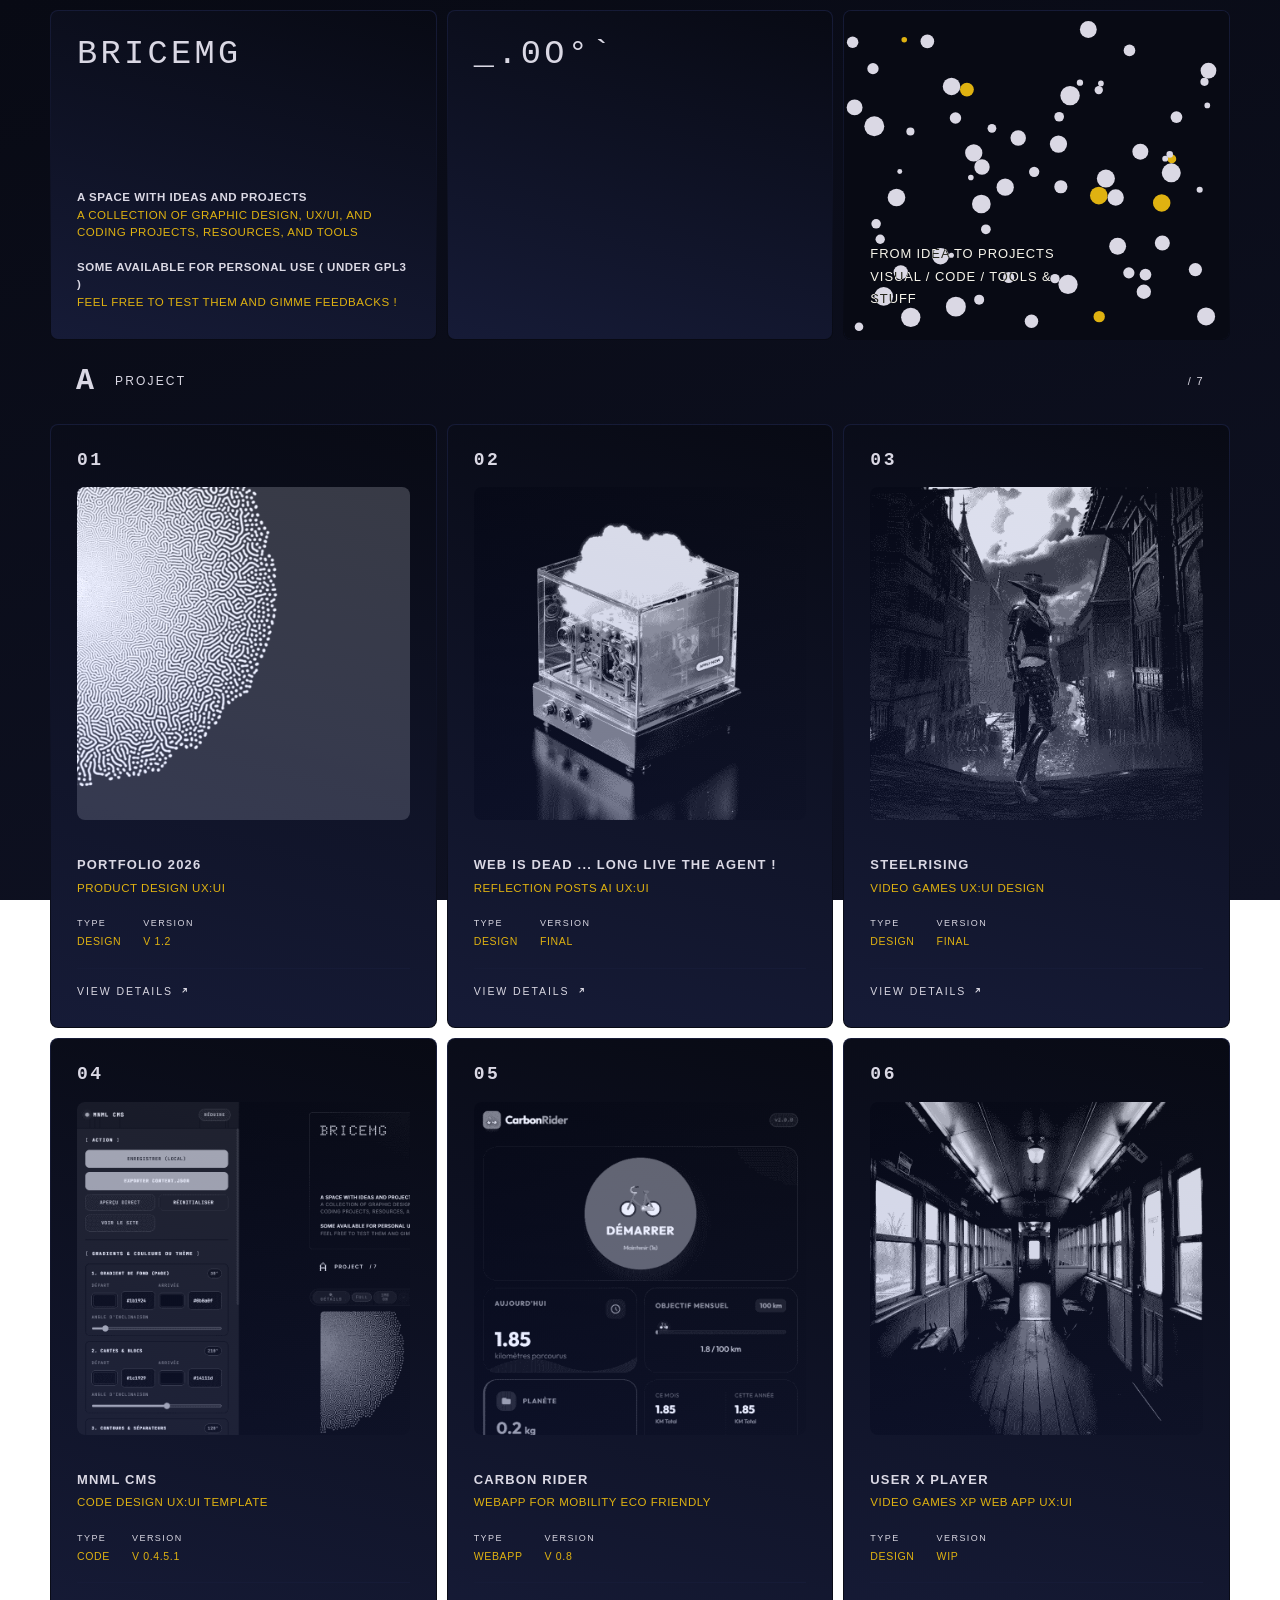
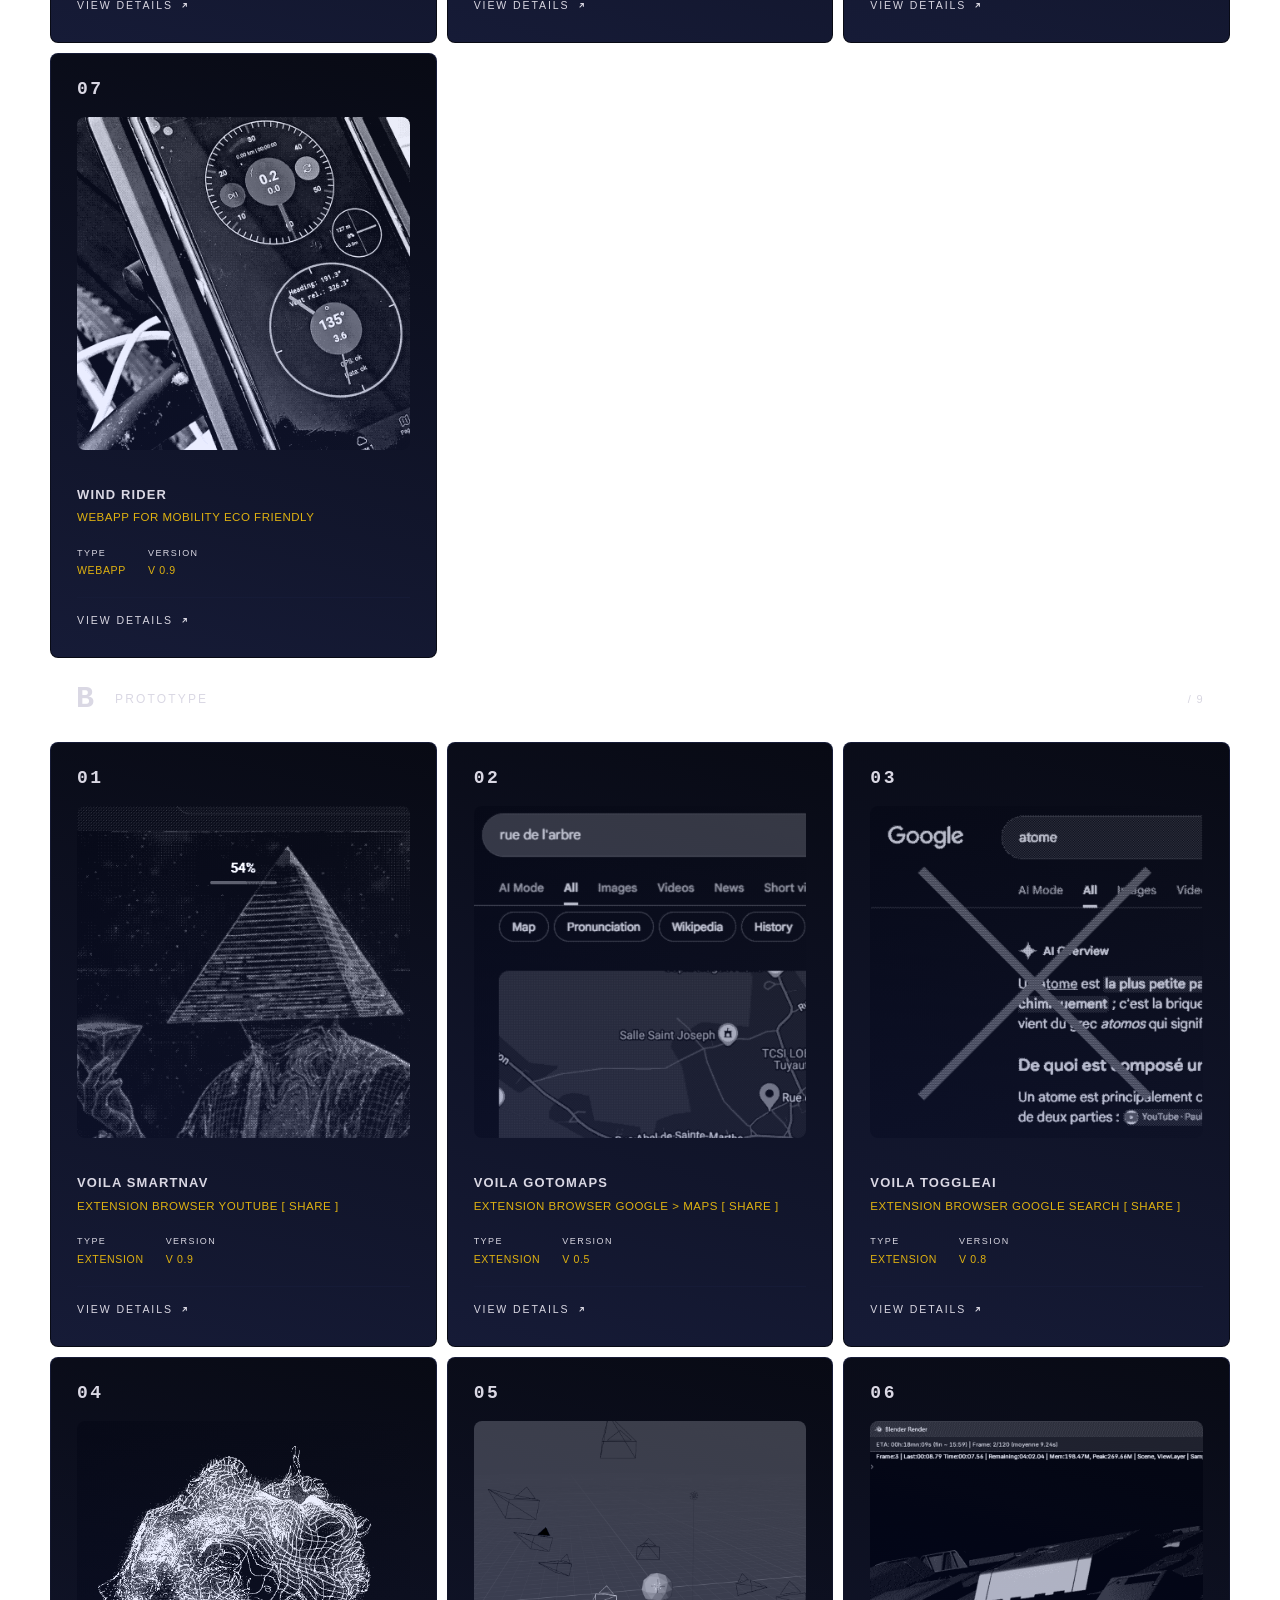
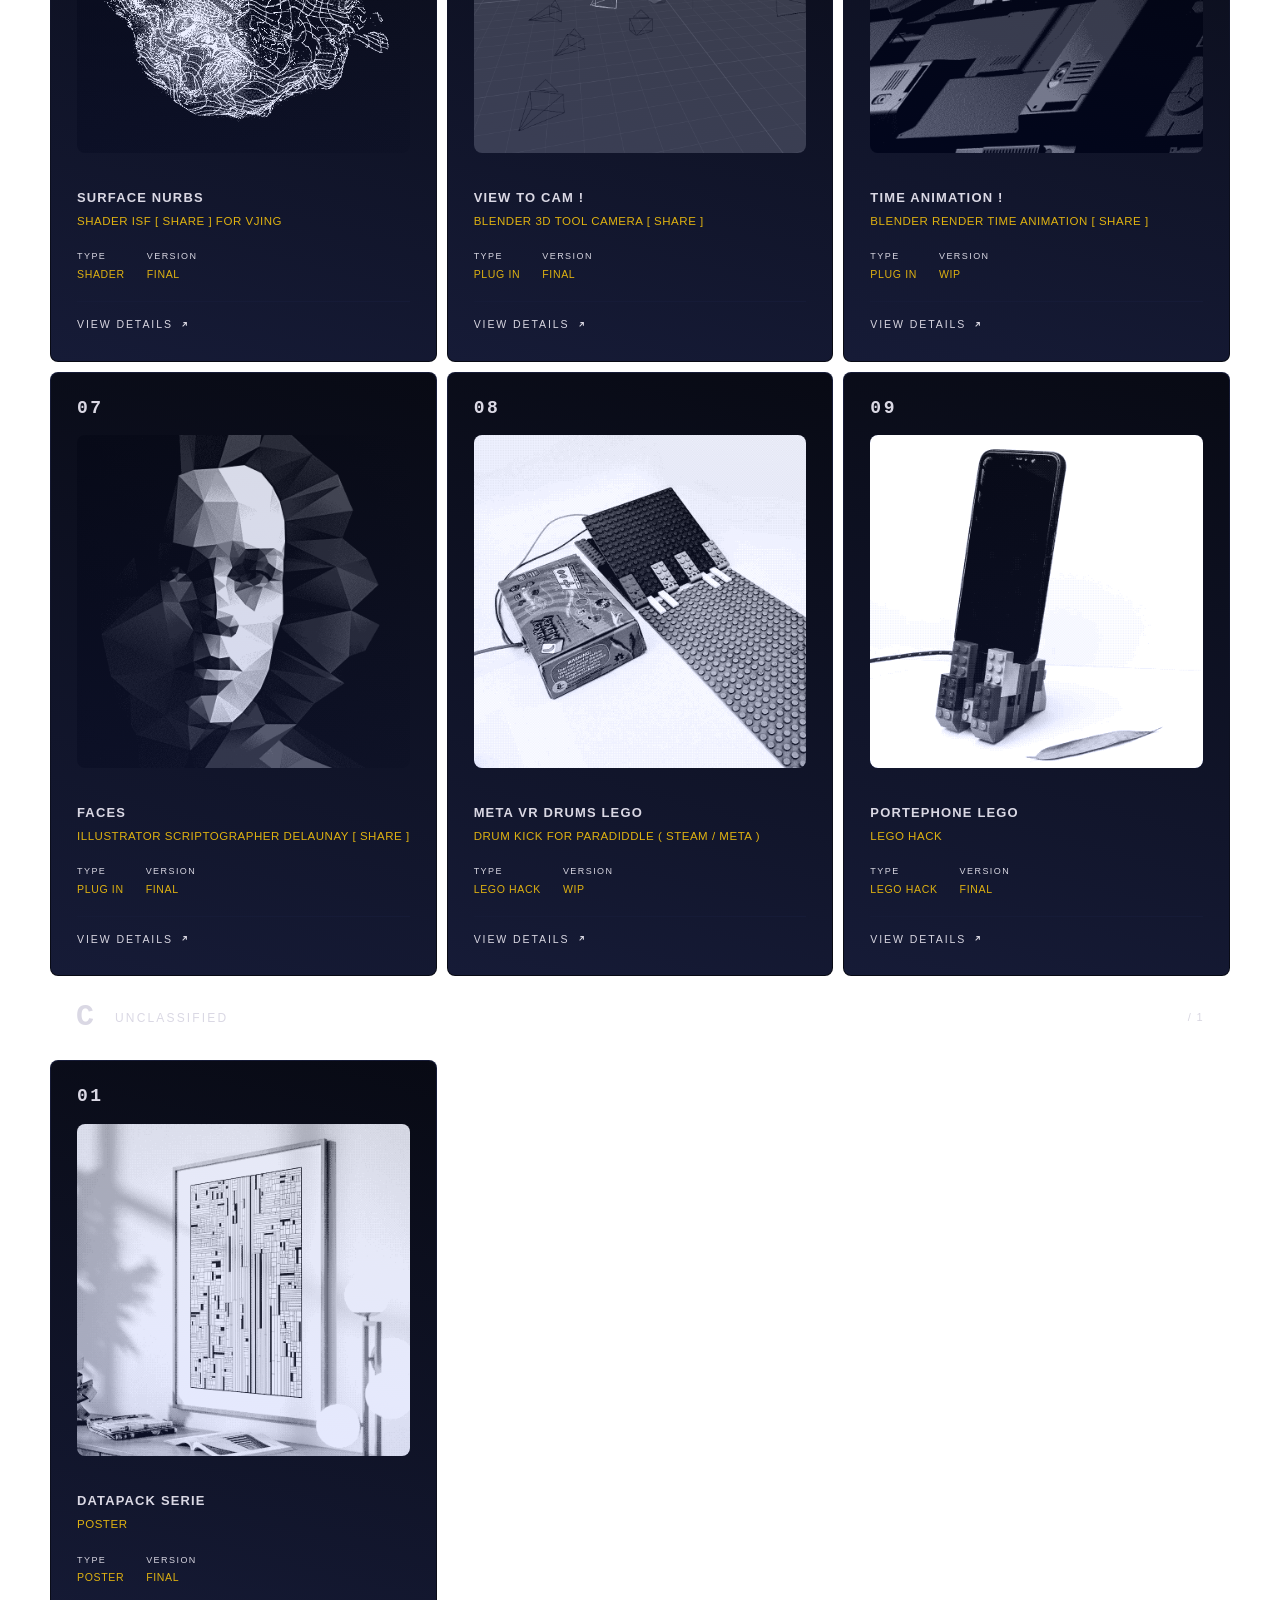
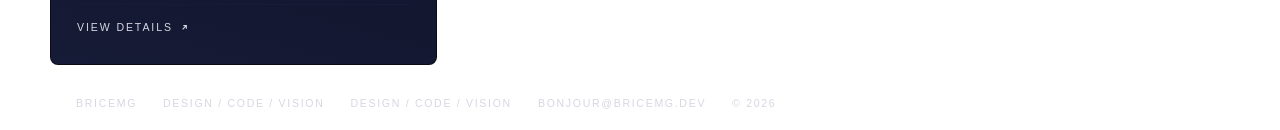
<file: index.html>
<!doctype html>
<html lang="fr">

<head>
  <meta charset="UTF-8" />
  <meta name="viewport" content="width=device-width, initial-scale=1.0" />
  <title>BRICEMG / STUDIO</title>
  <meta name="description" content="Personal portfolio, creative experiments, design systems and web projects." />
  <meta name="theme-color" content="#1c143d" />
  <meta http-equiv="Content-Security-Policy"
    content="default-src 'self'; script-src 'self' https://gc.zgo.at 'unsafe-inline'; style-src 'self' 'unsafe-inline' https://fonts.googleapis.com; font-src 'self' https://fonts.gstatic.com; img-src 'self' data: https: blob:; connect-src 'self' https://bricemg.goatcounter.com; object-src 'none'; base-uri 'self';" />

  <!-- Favicon SVG -->
  <link rel="icon" type="image/svg+xml"
    href="data:image/svg+xml,%3Csvg xmlns='http://www.w3.org/2000/svg' viewBox='0 0 32 32'%3E%3Ccircle cx='16' cy='16' r='12' fill='%23ffffff'/%3E%3C/svg%3E" />

  <!-- Open Graph & Social Cards -->
  <meta property="og:type" content="website" />
  <meta property="og:title" content="BRICEMG / STUDIO" />
  <meta property="og:description"
    content="Personal portfolio, creative experiments, design systems and web projects." />
  <meta property="og:image" content="media/cover_portflolio.png" />
  <meta name="twitter:card" content="summary_large_image" />
  <meta name="twitter:title" content="BRICEMG / STUDIO" />
  <meta name="twitter:description"
    content="Personal portfolio, creative experiments, design systems and web projects." />
  <meta name="twitter:image" content="media/cover_portflolio.png" />

  <!-- Fonts & Styles -->
  <link rel="preconnect" href="https://fonts.googleapis.com" />
  <link rel="preconnect" href="https://fonts.gstatic.com" crossorigin />
  <link
    href="https://fonts.googleapis.com/css2?family=Doto:ROND,wght@0..100,300..900&family=IBM+Plex+Mono:wght@400;500;600&family=Inter:wght@400;500;600;700&family=JetBrains+Mono:wght@400;500;700&family=Space+Mono:wght@400;700&family=Syne:wght@500;700;800&display=swap"
    rel="stylesheet" />
  <link rel="stylesheet" href="styles.css" />

  <script data-goatcounter="https://bricemg.goatcounter.com/count" async src="//gc.zgo.at/count.js"></script>
</head>

<body>
  <div id="app"></div>
  <script src="js/utils/storage.js"></script>
  <script src="js/templates/page.js"></script>
  <script src="js/animation/canvas.js"></script>
  <script src="js/index/main.js"></script>
</body>

</html>
</file>
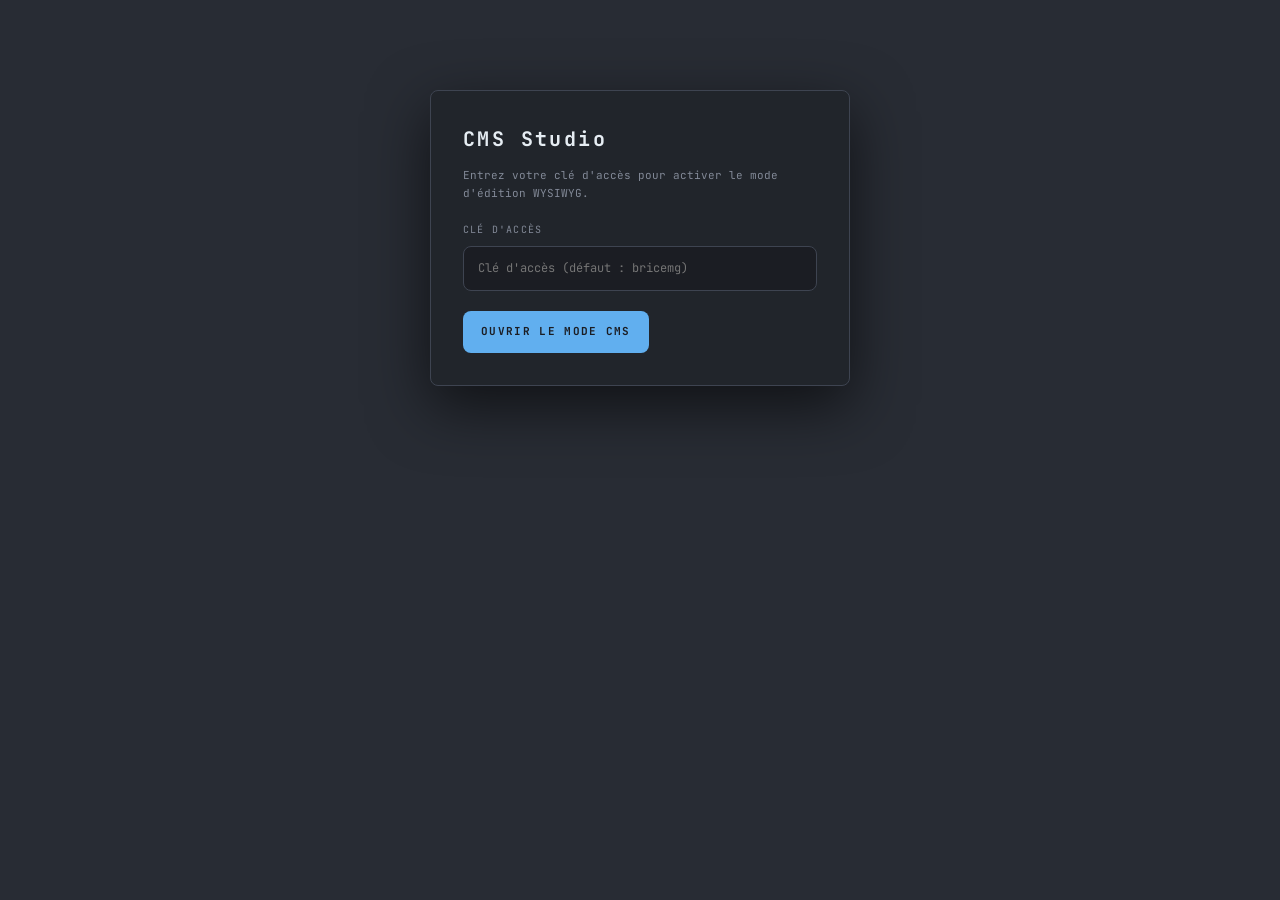
<file: admin.html>
<!doctype html>
<html lang="fr">

<head>
  <meta charset="UTF-8" />
  <meta name="viewport" content="width=device-width, initial-scale=1.0" />
  <title>BRICEMG / CMS WYSIWYG</title>
  <link rel="preconnect" href="https://fonts.googleapis.com" />
  <link rel="preconnect" href="https://fonts.gstatic.com" crossorigin />
  <link
    href="https://fonts.googleapis.com/css2?family=Doto:ROND,wght@0..100,300..900&family=IBM+Plex+Mono:wght@400;500;600&family=Inter:wght@400;500;600;700&family=JetBrains+Mono:wght@400;500;700&family=Space+Mono:wght@400;700&family=Syne:wght@500;700;800&display=swap"
    rel="stylesheet" />
  <link rel="stylesheet" href="styles.css" />
  <link rel="stylesheet" href="css/admin-sections.css" />
</head>

<body>
  <!-- Auth screen if not logged in -->
  <div id="authPanel" class="auth-panel">
    <h2>CMS Studio</h2>
    <p style="font-size: 11px; color: var(--ink-soft); margin-bottom: 20px;">
      Entrez votre clé d'accès pour activer le mode d'édition WYSIWYG.
    </p>
    <div class="field">
      <label for="secret">Clé d'accès</label>
      <input id="secret" type="password" placeholder="Clé d'accès (défaut : bricemg)" />
    </div>
    <div class="actions">
      <button id="loginBtn">Ouvrir le Mode CMS</button>
    </div>
  </div>
  <!-- Live WYSIWYG Studio -->
  <div id="cmsContainer" class="hidden">
    <!-- Left Side CMS Sidebar -->
    <aside id="cmsSidebar" class="cms-sidebar" aria-label="CMS Navigation et Réglages">
      <div class="cms-sidebar-header">
        <div class="cms-sidebar-brand">
          <span class="cms-dot-pulse"></span>
          <span>CMS WYSIWYG</span>
        </div>
        <button id="collapseSidebarBtn" class="cms-sidebar-toggle-btn" type="button"
          title="Réduire le panneau (Masquer)">
          Réduire
        </button>
      </div>
      <div class="cms-sidebar-body">
        <!-- 1. ACTION -->
        <div class="cms-sidebar-section">
          <div class="cms-sidebar-section-title">Action</div>
          <div class="cms-action-buttons">
            <button id="saveBtn" class="cms-sidebar-btn primary" type="button"
              title="Enregistrer localement (localStorage)">
              Enregistrer (Local)
            </button>
            <button id="exportBtn" class="cms-sidebar-btn primary" type="button"
              title="Télécharger le fichier content.json pour Git"
              style="background: var(--red); border-color: var(--red); color: #fff;">
              Exporter content.json
            </button>
            <button id="togglePreviewBtn" class="cms-sidebar-btn" type="button"
              title="Masquer les outils pour voir le rendu visiteur exact">
              Aperçu Direct
            </button>
            <button id="resetBtn" class="cms-sidebar-btn secondary" type="button"
              title="Réinitialiser tout le site par défaut">
              Réinitialiser
            </button>
            <a href="index.html" class="cms-sidebar-btn link-btn" target="_blank" title="Ouvrir le site visiteur">
              Voir le site
            </a>
          </div>
        </div>
        <!-- 2. COULEURS & GRADIENTS DU THÈME -->
        <div class="cms-sidebar-section">
          <div class="cms-sidebar-section-title">Gradients & Couleurs du thème</div>

          <!-- 1. Gradient Fond -->
          <div class="cms-gradient-group">
            <div class="cms-gradient-title">
              <span>1. Gradient de fond (Page)</span>
              <span id="themeBgAngleVal" class="radius-badge">135°</span>
            </div>
            <div class="cms-gradient-row">
              <div class="field" style="margin-bottom: 0;">
                <label>Départ</label>
                <div class="color-picker-row">
                  <input id="themeBgStartPicker" class="color-swatch" type="color" value="#e3e3e3" />
                  <input id="themeBgStart" type="text" value="#e3e3e3" placeholder="#e3e3e3" />
                </div>
              </div>
              <div class="field" style="margin-bottom: 0;">
                <label>Arrivée</label>
                <div class="color-picker-row">
                  <input id="themeBgEndPicker" class="color-swatch" type="color" value="#d6d6d6" />
                  <input id="themeBgEnd" type="text" value="#d6d6d6" placeholder="#d6d6d6" />
                </div>
              </div>
            </div>
            <div class="field" style="margin-top: 10px; margin-bottom: 0;">
              <label for="themeBgAngleRange" style="margin-bottom: 4px;">Angle d'inclinaison</label>
              <input type="range" id="themeBgAngleRange" min="0" max="360" step="5" value="135" />
            </div>
          </div>

          <!-- 2. Gradient Cartes / Blocs -->
          <div class="cms-gradient-group">
            <div class="cms-gradient-title">
              <span>2. Cartes & Blocs</span>
              <span id="themeCellAngleVal" class="radius-badge">145°</span>
            </div>
            <div class="cms-gradient-row">
              <div class="field" style="margin-bottom: 0;">
                <label>Départ</label>
                <div class="color-picker-row">
                  <input id="themeCellStartPicker" class="color-swatch" type="color" value="#f0f0f0" />
                  <input id="themeCellStart" type="text" value="#f0f0f0" placeholder="#f0f0f0" />
                </div>
              </div>
              <div class="field" style="margin-bottom: 0;">
                <label>Arrivée</label>
                <div class="color-picker-row">
                  <input id="themeCellEndPicker" class="color-swatch" type="color" value="#e6e6e6" />
                  <input id="themeCellEnd" type="text" value="#e6e6e6" placeholder="#e6e6e6" />
                </div>
              </div>
            </div>
            <div class="field" style="margin-top: 10px; margin-bottom: 0;">
              <label for="themeCellAngleRange" style="margin-bottom: 4px;">Angle d'inclinaison</label>
              <input type="range" id="themeCellAngleRange" min="0" max="360" step="5" value="145" />
            </div>
          </div>

          <!-- 3. Gradient Contours & Séparateurs -->
          <div class="cms-gradient-group">
            <div class="cms-gradient-title">
              <span>3. Contours & Séparateurs</span>
              <span id="themeBorderAngleVal" class="radius-badge">135°</span>
            </div>
            <div class="cms-gradient-row">
              <div class="field" style="margin-bottom: 0;">
                <label>Départ</label>
                <div class="color-picker-row">
                  <input id="themeBorderStartPicker" class="color-swatch" type="color" value="#d8d8d8" />
                  <input id="themeBorderStart" type="text" value="#d8d8d8" placeholder="#d8d8d8" />
                </div>
              </div>
              <div class="field" style="margin-bottom: 0;">
                <label>Arrivée</label>
                <div class="color-picker-row">
                  <input id="themeBorderEndPicker" class="color-swatch" type="color" value="#c4c4c4" />
                  <input id="themeBorderEnd" type="text" value="#c4c4c4" placeholder="#c4c4c4" />
                </div>
              </div>
            </div>
            <div class="field" style="margin-top: 10px; margin-bottom: 0;">
              <label for="themeBorderAngleRange" style="margin-bottom: 4px;">Angle d'inclinaison</label>
              <input type="range" id="themeBorderAngleRange" min="0" max="360" step="5" value="135" />
            </div>
          </div>
          <div class="field">
            <label>Couleur du texte principal</label>
            <div class="color-picker-row">
              <input id="themeTextPicker" class="color-swatch" type="color" value="#2e2e2e" />
              <input id="themeText" type="text" value="#2e2e2e" placeholder="#2e2e2e" />
            </div>
          </div>
          <div class="field">
            <label>Couleur du texte secondaire</label>
            <div class="color-picker-row">
              <input id="themeTextSoftPicker" class="color-swatch" type="color" value="#585858" />
              <input id="themeTextSoft" type="text" value="#585858" placeholder="#585858" />
            </div>
          </div>
          <div class="field">
            <label>Couleur du texte discret</label>
            <div class="color-picker-row">
              <input id="themeTextFaintPicker" class="color-swatch" type="color" value="#9b9b9b" />
              <input id="themeTextFaint" type="text" value="#9b9b9b" placeholder="#9b9b9b" />
            </div>
          </div>
          <div class="field">
            <label>Couleur d'accent (Pastilles & détails)</label>
            <div class="color-picker-row">
              <input id="themeAccentPicker" class="color-swatch" type="color" value="#d71921" />
              <input id="themeAccent" type="text" value="#d71921" placeholder="#d71921" />
            </div>
          </div>
          <label class="cms-field-sub">Palettes rapides</label>
          <div class="preset-buttons">
            <button type="button" class="preset-btn" data-preset="default">Studio Gris</button>
            <button type="button" class="preset-btn" data-preset="dark">Dark Minimal</button>
            <button type="button" class="preset-btn" data-preset="white">Pur Blanc</button>
            <button type="button" class="preset-btn" data-preset="warm">Sépia Papier</button>
            <button type="button" class="preset-btn" data-preset="cyber">Matrix / Vert</button>
          </div>
        </div>
        <!-- 3. TYPOGRAPHIE DU SITE -->
        <div class="cms-sidebar-section">
          <div class="cms-sidebar-section-title">Typographie du site</div>
          <div class="field">
            <label for="themeFontDot">Police des titres & chiffres (Dot)</label>
            <select id="themeFontDot" class="cms-select">
              <option value="'Doto', ui-monospace, monospace">Doto (Matrice de points)</option>
              <option value="'IBM Plex Mono', monospace">IBM Plex Mono (Technique)</option>
              <option value="'Space Mono', monospace">Space Mono (Rétro-futuriste)</option>
              <option value="'Syne', sans-serif">Syne (Design audacieux)</option>
              <option value="'Inter', sans-serif">Inter (Moderne sans-serif)</option>
            </select>
          </div>
          <div class="field">
            <label for="themeFontMono">Police du texte & corps</label>
            <select id="themeFontMono" class="cms-select">
              <option value="'IBM Plex Mono', ui-monospace, monospace">IBM Plex Mono (Défaut)</option>
              <option value="'JetBrains Mono', monospace">JetBrains Mono (Précision)</option>
              <option value="'Space Mono', monospace">Space Mono (Caractère)</option>
              <option value="'Inter', sans-serif">Inter (Sans-serif fluide)</option>
              <option value="ui-monospace, SFMono-Regular, monospace">Monospace Système</option>
            </select>
          </div>
          <div class="field">
            <label for="themeFontSize">Taille de base du texte</label>
            <select id="themeFontSize" class="cms-select">
              <option value="10px">10px — Très compact</option>
              <option value="11px">11px — Compact</option>
              <option value="12px" selected>12px — Standard (Défaut)</option>
              <option value="13px">13px — Confort</option>
              <option value="14px">14px — Grand</option>
              <option value="15px">15px — Très grand</option>
            </select>
          </div>
          <div class="field">
            <label for="themeTextTransform">Casse du texte</label>
            <select id="themeTextTransform" class="cms-select">
              <option value="uppercase" selected>TOUT EN MAJUSCULES (Studio)</option>
              <option value="none">Casse normale (Minuscules/Majuscules)</option>
            </select>
          </div>
          <div class="field">
            <label for="themeLetterSpacing">Espacement des lettres</label>
            <select id="themeLetterSpacing" class="cms-select">
              <option value="0.005em">0.005em — Très serré</option>
              <option value="0.01em">0.01em — Serré</option>
              <option value="0.02em" selected>0.02em — Standard (Défaut)</option>
              <option value="0.035em">0.035em — Aéré</option>
              <option value="0.05em">0.05em — Très aéré</option>
            </select>
          </div>
        </div>
        <!-- 4. ARRONDI DES CARTES & SECTIONS -->
        <div class="cms-sidebar-section">
          <div class="cms-sidebar-section-title">Arrondi des cartes & sections</div>
          <div class="field">
            <div style="display: flex; justify-content: space-between; align-items: center; margin-bottom: 6px;">
              <label for="themeBorderRadiusRange" style="margin: 0;">Ajustement au pixel près</label>
              <span id="themeBorderRadiusVal" class="radius-badge">22px</span>
            </div>
            <input type="range" id="themeBorderRadiusRange" min="0" max="48" step="1" value="22" />
          </div>
        </div>
        <!-- 5. INFORMATION DU SITE & HEADER -->
        <div class="cms-sidebar-section">
          <div class="cms-sidebar-section-title">En-tête</div>
          <div class="field">
            <label>Cellule 1 — Titre</label>
            <input id="cell1Title" type="text" value="BRICEMG" />
          </div>
          <div class="field">
            <label>Cellule 1 — Contenu (Saut de ligne = nouveau groupe ; 1ère ligne du groupe = Ink, suivantes = Ink
              Soft)</label>
            <textarea id="cell1Body" rows="6">STUDIO
DESIGN / CODE / VISION

INDEX V0.1
LANGUAGE : EN</textarea>
          </div>
          <div class="field">
            <label>Cellule 2 — Titre</label>
            <input id="cell2Title" type="text" value="ABOUT" />
          </div>
          <div class="field">
            <label>Cellule 2 — Contenu (Saut de ligne = nouveau groupe ; 1ère ligne du groupe = Ink, suivantes = Ink
              Soft)</label>
            <textarea id="cell2Body" rows="8">CREATE
I create interfaces, visual identities, and web experiences that bring meaning to an idea.

THINKING
DESIGN, CRAFT AND DEVELOP FROM END TO END

OBJECTIVE
I craft and build projects at the crossroads of design, product, and code.</textarea>
          </div>
          <div class="field">
            <label>Cellule 3 — Phrase d'accueil (Hero Claim)</label>
            <textarea id="heroClaim">From Idea to projects !
visual / code / tools & stuff</textarea>
          </div>
          <label class="cms-sidebar-section-title">Pied de page (Footer)</label>
          <div class="field">
            <label>Footer - Colonne 1</label>
            <input id="footerCol1" type="text" value="BRICEMG" />
          </div>
          <div class="field">
            <label>Footer - Colonne 2</label>
            <input id="footerCol2" type="text" value="DESIGN / CODE / VISION" />
          </div>
          <div class="field">
            <label>Footer - Colonne 3</label>
            <input id="footerCol3" type="text" value="DESIGN / CODE / VISION" />
          </div>
          <div class="field">
            <label>Footer - Colonne 4 (Email)</label>
            <input id="footerCol4" type="text" value="bonjour@bricemg.dev" />
          </div>
          <div class="field">
            <label>Footer - Colonne 5 (Copyright)</label>
            <input id="footerCol5" type="text" value="© 2026" />
          </div>
        </div>
      </div>
    </aside>
    <!-- Expand Trigger Button -->
    <button id="expandSidebarBtn" class="cms-expand-trigger hidden" type="button" title="Déplier le panneau CMS">
      <span>►</span>
      <span>MENU CMS</span>
    </button>
    <!-- Confirmation Modal -->
    <div id="confirmModal" class="cms-modal-backdrop" role="dialog" aria-modal="true">
      <div class="cms-modal-box">
        <div class="cms-modal-tag">VALIDATION REQUISE</div>
        <h4 id="confirmTitle" class="cms-modal-title">SUPPRIMER CET ÉLÉMENT ?</h4>
        <p id="confirmText" class="cms-modal-text">Cette action est irréversible.</p>
        <div class="cms-modal-actions">
          <button id="confirmCancelBtn" type="button" class="secondary">Annuler</button>
          <button id="confirmActionBtn" type="button" class="cms-modal-confirm-btn">Supprimer</button>
        </div>
      </div>
    </div>
    <!-- Media Selection Modal (Solution 2 - Dossier media/) -->
    <div id="mediaModal" class="cms-modal-backdrop" role="dialog" aria-modal="true">
      <div class="cms-modal-box" style="max-width: 480px;">
        <div class="cms-modal-tag">DOSSIER MEDIA / WORKFLOW</div>
        <h4 id="mediaModalTitle" class="cms-modal-title">IMAGE DE LA CARTE</h4>

        <div class="cms-media-info-box">
          <div class="cms-media-info-preview">
            <img id="mediaModalPreview" src="media/_placeholder.png" alt="Aperçu"
              style="width: 100%; height: 100%; object-fit: cover;"
              onerror="this.onerror=null; this.src='data:image/svg+xml,%3Csvg xmlns=\'http://www.w3.org/2000/svg\' viewBox=\'0 0 80 50\'%3E%3Crect width=\'100%25\' height=\'100%25\' fill=\'%23120f24\'/%3E%3Ctext x=\'50%25\' y=\'52%25\' dominant-baseline=\'middle\' text-anchor=\'middle\' fill=\'%23afa6e3\' font-family=\'monospace\' font-size=\'8\'%3EMEDIA%3C/text%3E%3C/svg%3E';" />
          </div>
          <div style="min-width: 0; flex: 1;">
            <div class="cms-media-info-label">Emplacement dans media/</div>
            <div id="mediaModalCurrentPath" class="cms-media-info-path">media/_placeholder.png</div>
          </div>
        </div>

        <div class="field" style="margin-bottom: 14px;">
          <label style="margin-bottom: 6px;">1. Choisir un fichier depuis votre appareil</label>
          <input type="file" id="mediaModalFileInput" accept="image/*" style="display: none;" />
          <button type="button" id="mediaModalBrowseBtn" class="cms-sidebar-btn"
            style="width: 100%; display: flex; align-items: center; justify-content: center; gap: 8px;">
            <span>📁</span>
            <span>Parcourir les fichiers images...</span>
          </button>
        </div>

        <div class="field" style="margin-bottom: 14px;">
          <label for="mediaModalPathInput" style="margin-bottom: 6px;">2. Ou nom / chemin du fichier dans
            [media]</label>
          <input type="text" id="mediaModalPathInput" value="media/_placeholder.png"
            placeholder="media/mon-image.png" />
        </div>

        <div class="cms-media-tip-box">
          <strong style="color: var(--odp-fg-bright);">Rappel Déploiement Git / GitHub Pages :</strong>
          <br />• Placez le fichier dans le dossier <code>media/</code> local puis commitez-le
          (<code>git add media/</code>).
          <br />• Le fichier <code>.nojekyll</code> à la racine garantit que GitHub Pages publie tous vos fichiers, y
          compris ceux commençant par un underscore (<code>_nuage.png</code>).
          <div id="mediaModalDownloadWrap" style="margin-top: 10px; display: none;">
            <button type="button" id="mediaModalDownloadBtn" class="cms-sidebar-btn"
              style="width: auto; padding: 6px 12px; font-size: 10px;">
              ⬇ Télécharger une copie pour le dossier media/
            </button>
          </div>
        </div>

        <div class="cms-modal-actions">
          <button id="mediaModalCancelBtn" type="button" class="secondary">Annuler</button>
          <button id="mediaModalSaveBtn" type="button" class="cms-modal-confirm-btn"
            style="background: var(--odp-blue) !important; color: #1e2227 !important;">Appliquer à la carte</button>
        </div>
      </div>
    </div>
    <!-- Toast Feedback -->
    <div id="cmsToast" class="cms-toast">Modifié avec succès</div>
    <!-- Main Live WYSIWYG Workspace -->
    <main id="cmsWorkspace" class="cms-workspace">
      <div id="app"></div>
    </main>
  </div>
  <!-- Scripts -->
  <script src="js/utils/storage.js"></script>
  <script src="js/templates/page.js"></script>
  <script src="js/animation/canvas.js"></script>
  <script src="js/admin/wysiwyg.js"></script>
</body>

</html>
</file>
<file: styles.css>
* {
  box-sizing: border-box;
  margin: 0;
  padding: 0;
}

:root {
  color-scheme: light;
  --bg-start: #e3e3e3;
  --bg-end: #d6d6d6;
  --bg-angle: 135deg;
  --bg-gradient: linear-gradient(var(--bg-angle, 135deg), var(--bg-start, #e3e3e3), var(--bg-end, #d6d6d6));
  --bg: var(--bg-start, #e3e3e3);

  --cell-start: #f0f0f0;
  --cell-end: #e6e6e6;
  --cell-angle: 145deg;
  --cell-gradient: linear-gradient(var(--cell-angle, 145deg), var(--cell-start, #f0f0f0), var(--cell-end, #e6e6e6));
  --cell: var(--cell-start, #f0f0f0);

  --border-start: #d8d8d8;
  --border-end: #c4c4c4;
  --border-angle: 135deg;
  --border-gradient: linear-gradient(var(--border-angle, 135deg), var(--border-start, #d8d8d8), var(--border-end, #c4c4c4));
  --hair: var(--border-start, #d8d8d8);

  --ink: #2e2e2e;
  --ink-soft: #585858;
  --ink-faint: #9b9b9b;
  --ink-deep: #0a0a0a;
  --on-ink: #ffffff;
  --on-ink-soft: #b8b8b8;
  --on-ink-hair: #3d3d3d;
  --red: #d71921;
  --dot: 'Doto', ui-monospace, monospace;
  --mono: 'IBM Plex Mono', ui-monospace, SFMono-Regular, Menlo, monospace;
  --base-font-size: 12px;
  --text-transform: uppercase;
  --letter-spacing: 0.02em;
  --r: 22px;
  --gap: 10px;
}

html {
  -webkit-text-size-adjust: 100%;
}

body {
  background: var(--bg-gradient);
  background-attachment: fixed;
  color: var(--ink);
  font-family: var(--mono);
  font-size: var(--base-font-size, 12px);
  line-height: 1.6;
  letter-spacing: var(--letter-spacing, 0.02em);
  text-transform: var(--text-transform, uppercase);
  -webkit-font-smoothing: antialiased;
  padding: var(--gap);
}

::selection {
  background: var(--ink);
  color: var(--cell);
}

a {
  color: inherit;
  text-decoration: none;
}

img {
  display: block;
  max-width: 100%;
}

.sheet {
  max-width: 1180px;
  margin: 0 auto;
}

.row {
  display: grid;
  grid-template-columns: repeat(3, 1fr);
  gap: var(--gap);
  margin-bottom: var(--gap);
}

.row--three {
  grid-template-columns: repeat(3, 1fr);
}

.cell {
  position: relative;
  display: flex;
  flex-direction: column;
  border: 1px solid transparent;
  background:
    var(--cell-gradient) padding-box,
    var(--border-gradient) border-box;
  background-clip: padding-box, border-box;
  border-radius: var(--r);
  padding: 26px 26px 28px;
  min-height: 330px;
}

.cell-top {
  display: flex;
  align-items: flex-start;
  justify-content: space-between;
  gap: 16px;
}

.cell-body {
  margin-top: auto;
  padding-top: 36px;
}

.dot {
  font-family: var(--dot);
  font-weight: 700;
  font-variation-settings: "ROND" 100;
  letter-spacing: calc(var(--letter-spacing, 0.02em) * 5);
  line-height: 1.05;
  color: var(--ink);
}

.title {
  font-size: clamp(26px, calc(var(--base-font-size, 12px) * 2.8), 42px);
}

.idx {
  font-size: calc(var(--base-font-size, 12px) * 1.5);
  font-weight: 900;
  letter-spacing: calc(var(--letter-spacing, 0.02em) * 7);
}

.label {
  font-size: calc(var(--base-font-size, 12px) * 0.92);
  font-weight: 500;
  letter-spacing: calc(var(--letter-spacing, 0.02em) * 8);
  color: var(--ink);
  margin-top: 26px;
}

.meta {
  font-size: calc(var(--base-font-size, 12px) * 0.96);
  color: var(--ink-soft);
  letter-spacing: calc(var(--letter-spacing, 0.02em) * 2.25);
}

.meta+.meta {
  margin-top: 18px;
}

.meta b {
  font-weight: 500;
  color: var(--ink);
  display: block;
}

/* Uniform Cell Meta List (Chaque premier élément d'un groupe en var(--ink), suivantes en var(--ink-soft)) */
.cell-meta-list {
  font-size: calc(var(--base-font-size, 12px) * 0.96);
  letter-spacing: calc(var(--letter-spacing, 0.02em) * 2.25);
  line-height: 1.5;
}

.cell-meta-list .meta-group+.meta-group {
  margin-top: 18px;
}

.cell-meta-list .meta-line--primary {
  font-weight: 600;
  color: var(--ink);
  display: block;
}

.cell-meta-list .meta-line--sub {
  color: var(--ink-soft);
  display: block;
}

.faint {
  color: var(--ink-faint);
}

.claim {
  font-size: calc(var(--base-font-size, 12px) * 1.08);
  font-weight: 500;
  line-height: 1.75;
  letter-spacing: calc(var(--letter-spacing, 0.02em) * 3.5);
  color: var(--ink);
  max-width: 29ch;
}

.cell--play {
  background:
    var(--cell-gradient) padding-box,
    var(--border-gradient) border-box;
  background-clip: padding-box, border-box;
  cursor: crosshair;
  overflow: hidden;
  isolation: isolate;
  cursor: crosshair;
  overflow: hidden;
  isolation: isolate;
}

.play {
  position: absolute;
  inset: 0;
  z-index: -1;
}

.play canvas {
  position: absolute;
  inset: 0;
  width: 100%;
  height: 100%;
  pointer-events: none;
}

@supports (mix-blend-mode: difference) {
  .cell--play .claim {
    color: #ffffff;
    mix-blend-mode: difference;
  }
}

.rdot {
  width: 16px;
  height: 16px;
  border-radius: 50%;
  background: var(--red);
  flex-shrink: 0;
}

.bar {
  display: flex;
  align-items: center;
  gap: 18px;
  border: 0px solid transparent;
  /*
  background:
    var(--cell-gradient) padding-box,
    var(--border-gradient) border-box;*/
  background-clip: padding-box, border-box;
  border-radius: var(--r);
  padding: 16px 26px;
  margin-bottom: var(--gap);
}

.bar .dot {
  font-size: calc(var(--base-font-size, 12px) * 2.5);
  font-weight: 900;
}

.bar h2 {
  font-size: calc(var(--base-font-size, 12px) * 1.0);
  font-weight: 500;
  letter-spacing: calc(var(--letter-spacing, 0.02em) * 9);
  color: var(--ink);
}

.bar .count {
  margin-left: auto;
  font-size: calc(var(--base-font-size, 12px) * 0.92);
  color: var(--ink-faint);
  letter-spacing: calc(var(--letter-spacing, 0.02em) * 6);
}

.tool {
  transition: background-color 0.55s ease, transform 0.25s ease;
}

.tool--has-detail {
  cursor: pointer;
}

.tool--standard {
  cursor: default;
}

.tool * {
  transition: color 0.55s ease, border-color 0.55s ease;
}

.tool:hover,
.tool:focus-visible {
  background:
    linear-gradient(var(--ink), var(--ink)) padding-box,
    var(--border-gradient) border-box;
  transform: translateY(-2px);
  outline: none;
}

.tool:focus-visible {
  box-shadow: 0 0 0 2px var(--cell-start);
}

.tool:hover .dot,
.tool:focus-visible .dot,
.tool:hover .name,
.tool:focus-visible .name,
.tool:hover .code,
.tool:focus-visible .code,
.tool:hover .go,
.tool:focus-visible .go {
  color: var(--cell);
}

.tool:hover .meta,
.tool:focus-visible .meta,
.tool:hover .desc,
.tool:focus-visible .desc {
  color: var(--cell);
  opacity: 0.85;
}

.tool:hover .go,
.tool:focus-visible .go {
  border-top-color: var(--cell);
}

.tool .cue {
  width: 16px;
  height: 16px;
  border-radius: 50%;
  background: var(--red);
  opacity: 0;
  transition: opacity 0.35s ease;
  flex-shrink: 0;
}

.tool:hover .cue,
.tool:focus-visible .cue {
  opacity: 1;
}

.tool .name {
  font-size: calc(var(--base-font-size, 12px) * 1.08);
  font-weight: 600;
  letter-spacing: calc(var(--letter-spacing, 0.02em) * 4.5);
  line-height: 1.35;
  margin-top: 26px;
}

.card-media {
  width: 100%;
  margin-top: 18px;
  border-radius: var(--r);
  overflow: hidden;
  border: 0px solid var(--hair);
  background: var(--bg-gradient);
  aspect-ratio: 1 / 1;
  display: flex;
  align-items: center;
  justify-content: center;
  position: relative;
}

@supports (mix-blend-mode: luminosity) {
  .card-media {
    mix-blend-mode: luminosity;
  }
}

.card-media img {
  width: 100%;
  height: 100%;
  object-fit: cover;
  display: block;
  transform: scale(1) translateZ(0);
  will-change: transform;
  transition: transform 0.45s cubic-bezier(0.16, 1, 0.3, 1);
}

@supports (mix-blend-mode: normal) {
  .tool:hover .card-media {
    mix-blend-mode: normal;
  }
}

.tool:hover .card-media img,
.tool:focus-visible .card-media img {
  transform: scale(1.05) translateZ(0);
}

.tool:hover .card-media,
.tool:focus-visible .card-media {
  border-color: rgba(255, 255, 255, 0.2);
}

.tool .card-media+.cell-body {
  padding-top: 18px;
  border-top: 0px solid var(--hair);
  margin-top: 18px;
}

.tool.tool--no-media {
  min-height: 89px;
}

.tool.tool--no-media .cell-body {
  margin-top: 0;
  padding-top: 20px;
}

.card-content-block {
  margin-bottom: 14px;
}

.tool .name {
  font-size: calc(var(--base-font-size, 12px) * 1.08);
  font-weight: 600;
  letter-spacing: calc(var(--letter-spacing, 0.02em) * 4.5);
  line-height: 1.35;
  margin-top: 0;
  margin-bottom: 6px;
}

.tool .desc {
  font-size: calc(var(--base-font-size, 12px) * 0.96);
  color: var(--ink-soft);
  letter-spacing: calc(var(--letter-spacing, 0.02em) * 2.25);
  line-height: 1.45;
}

.go {
  display: flex;
  align-items: center;
  gap: 7px;
  margin-top: 22px;
  padding-top: 14px;
  border-top: 1px solid var(--hair);
  font-size: calc(var(--base-font-size, 12px) * 0.88);
  font-weight: 500;
  letter-spacing: calc(var(--letter-spacing, 0.02em) * 9);
  color: var(--ink-faint);
  transition: color 0.18s ease;
}

.go svg {
  width: 9px;
  height: 9px;
  flex-shrink: 0;
}

.dates {
  display: flex;
  gap: 22px;
  margin-top: 20px;
  margin-bottom: -4px;
}

.dates div {
  min-width: 0;
}

.dates dt {
  font-size: calc(var(--base-font-size, 12px) * 0.75);
  font-weight: 500;
  letter-spacing: calc(var(--letter-spacing, 0.02em) * 8);
  color: var(--ink-faint);
  margin-bottom: 2px;
}

.dates dd {
  font-size: calc(var(--base-font-size, 12px) * 0.88);
  letter-spacing: calc(var(--letter-spacing, 0.02em) * 3);
  color: var(--ink-soft);
  font-variant-numeric: tabular-nums;
}

.tool:hover .dates dt,
.tool:focus-visible .dates dt {
  color: var(--cell);
  opacity: 0.65;
}

.tool:hover .dates dd,
.tool:focus-visible .dates dd {
  color: var(--cell);
  opacity: 0.9;
}

.plate {
  min-height: auto;
}

.plate .cell-body {
  padding-top: 30px;
}

.mailto {
  border-bottom: 1px solid var(--ink-faint);
  transition: border-color 0.18s ease, color 0.18s ease;
}

.mailto:hover,
.mailto:focus-visible {
  color: var(--red);
  border-color: var(--red);
  outline: none;
}

.foot {
  display: flex;
  flex-wrap: wrap;
  gap: 8px 26px;
  padding: 20px 26px 8px;
  font-size: calc(var(--base-font-size, 12px) * 0.88);
  letter-spacing: calc(var(--letter-spacing, 0.02em) * 8);
  color: var(--ink-faint);
}

.cms-link {
  position: fixed;
  right: 16px;
  bottom: 16px;
  z-index: 50;
  background: var(--ink-deep);
  color: var(--on-ink);
  padding: 10px 14px;
  border-radius: 999px;
  font-size: 10px;
  letter-spacing: 0.18em;
  text-transform: uppercase;
  text-decoration: none;
  display: inline-block;
}

.cms-link:hover {
  opacity: 0.8;
}

.field {
  display: flex;
  flex-direction: column;
  gap: 8px;
  margin-bottom: 16px;
}

.field label {
  font-size: 10px;
  letter-spacing: 0.18em;
  text-transform: uppercase;
  color: var(--ink-soft);
}

.field input,
.field textarea,
.field select {
  width: 100%;
  border: 1px solid var(--hair);
  background: #fff;
  border-radius: 12px;
  padding: 12px 14px;
  font: inherit;
  color: var(--ink);
}

.field select {
  cursor: pointer;
  appearance: none;
  background-image: url("data:image/svg+xml;charset=UTF-8,%3csvg xmlns='http://www.w3.org/2000/svg' viewBox='0 0 24 24' fill='none' stroke='%23585858' stroke-width='2' stroke-linecap='round' stroke-linejoin='round'%3e%3cpolyline points='6 9 12 15 18 9'%3e%3c/polyline%3e%3c/svg%3e");
  background-repeat: no-repeat;
  background-position: right 14px center;
  background-size: 14px;
  padding-right: 36px;
}

.field textarea {
  min-height: 80px;
  resize: vertical;
}

.color-picker-row {
  display: flex;
  align-items: center;
  gap: 10px;
}

.color-picker-row .color-swatch,
.color-picker-row input[type="text"] {
  flex: 1 1 0;
  width: 50%;
  min-width: 0;
  height: 44px;
}

.color-swatch {
  height: 44px;
  padding: 4px;
  border: 1px solid var(--hair);
  border-radius: 12px;
  cursor: pointer;
  background: #ffffff;
  -webkit-appearance: none;
  -moz-appearance: none;
  appearance: none;
}

.color-swatch::-webkit-color-swatch-wrapper {
  padding: 0;
}

.color-swatch::-webkit-color-swatch {
  border: 1px solid rgba(0, 0, 0, 0.08);
  border-radius: 8px;
}

.color-swatch::-moz-color-swatch {
  border: 1px solid rgba(0, 0, 0, 0.08);
  border-radius: 8px;
}

.preset-buttons {
  display: flex;
  flex-wrap: wrap;
  gap: 8px;
  margin-top: 10px;
  margin-bottom: 24px;
}

.preset-btn {
  padding: 8px 14px;
  font-size: 10px;
  font-weight: 600;
  letter-spacing: 0.12em;
  border-radius: 999px;
  background: #ffffff;
  color: var(--ink);
  border: 1px solid var(--hair);
  cursor: pointer;
  transition: all 0.2s ease;
}

.preset-btn:hover {
  background: var(--ink-deep);
  color: var(--on-ink);
  border-color: var(--ink-deep);
}

.actions {
  display: flex;
  gap: 12px;
  flex-wrap: wrap;
  margin-top: 20px;
}

button {
  appearance: none;
  border: none;
  border-radius: 999px;
  padding: 12px 18px;
  background: var(--ink-deep);
  color: var(--on-ink);
  font: inherit;
  letter-spacing: 0.14em;
  text-transform: uppercase;
  cursor: pointer;
  font-weight: 600;
}

button:hover {
  opacity: 0.9;
}

button.secondary {
  background: transparent;
  color: var(--ink);
  border: 1px solid var(--hair);
}

.auth-panel {
  max-width: 420px;
  margin: 80px auto;
  padding: 32px;
  border: 1px solid transparent;
  background:
    var(--cell-gradient) padding-box,
    var(--border-gradient) border-box;
  background-clip: padding-box, border-box;
  border-radius: var(--r);
}

.auth-panel h2 {
  margin-bottom: 12px;
  font-size: 22px;
  font-family: var(--dot);
}

.hidden {
  display: none !important;
}

/* Grille responsive : 3 colonnes desktop, 2 tablette, 1 mobile */
@media (max-width: 960px) {

  .row,
  .row--three {
    grid-template-columns: repeat(2, 1fr);
  }

  .row--three> :last-child {
    grid-column: span 2;
  }

  .cell {
    min-height: 280px;
    padding: 22px 22px 24px;
  }

  .bar {
    padding: 14px 22px;
  }

  .foot {
    padding: 18px 22px 8px;
  }
}

@media (max-width: 600px) {

  .row,
  .row--three {
    grid-template-columns: 1fr;
  }

  .row--three> :last-child {
    grid-column: auto;
  }

  .cell {
    min-height: 250px;
    padding: 18px 18px 20px;
  }

  .bar {
    padding: 12px 18px;
    gap: 12px;
  }

  .foot {
    padding: 14px 18px 8px;
  }
}

@media (prefers-reduced-motion: reduce) {
  /* * {
    transition: none !important;
    animation: none !important;
  } */

  .tool:hover,
  .tool:focus-visible {
    transform: none;
  }
}

/* ============================================================
   CARD DETAIL MODAL (Card Focus View)
   ============================================================ */

.card-detail-backdrop {
  position: fixed;
  inset: 0;
  z-index: 2500;
  background: rgba(0, 0, 0, 0.78);
  backdrop-filter: blur(8px);
  -webkit-backdrop-filter: blur(8px);
  display: flex;
  align-items: center;
  justify-content: center;
  padding: 30px 20px;
  opacity: 0;
  pointer-events: none;
  transition: opacity 0.32s cubic-bezier(0.16, 1, 0.3, 1);
  overflow-y: auto;
}

.card-detail-backdrop.is-open {
  opacity: 1;
  pointer-events: auto;
}

.card-detail-dialog {
  position: relative;
  width: 100%;
  /* taille de la card */
  max-width: 640px;
  /* 480px */
  margin: auto;
  transform: translateY(60px) scale(0.96);
  transition: transform 0.38s cubic-bezier(0.16, 1, 0.3, 1);
}

.card-detail-backdrop.is-open .card-detail-dialog {
  transform: translateY(0) scale(1);
}

.card-detail-card {
  position: relative;
  border: 1px solid transparent;
  background:
    var(--cell-gradient) padding-box,
    var(--border-gradient) border-box;
  background-clip: padding-box, border-box;
  border-radius: var(--r);
  padding: 36px 36px 40px;
  box-shadow: 0 24px 64px rgba(0, 0, 0, 0.45);
  min-height: auto;
  color: var(--ink);
}

.card-detail-header-actions {
  position: absolute;
  top: 22px;
  right: 24px;
  display: flex;
  align-items: center;
  gap: 8px;
  z-index: 10;
}

.card-detail-nav-btn,
.card-detail-close-btn {
  width: 32px;
  height: 32px;
  padding: 0;
  border-radius: 50%;
  border: 1px solid var(--hair);
  background: var(--cell);
  color: var(--ink);
  display: inline-flex;
  align-items: center;
  justify-content: center;
  cursor: pointer;
  transition: all 0.2s ease;
}

.card-detail-nav-btn:hover,
.card-detail-close-btn:hover {
  background: var(--ink);
  color: var(--cell);
  border-color: var(--ink);
  transform: scale(1.06);
}

.card-detail-close-btn:hover {
  color: var(--red);
}

.card-detail-nav-btn.is-hidden,
.card-detail-side-arrow.is-hidden {
  display: none !important;
}

/* Flèches latérales flottantes pour grand écran */
.card-detail-side-arrow {
  position: absolute;
  top: 50%;
  transform: translateY(-50%);
  width: 44px;
  height: 44px;
  padding: 0;
  border-radius: 50%;
  border: 1px solid var(--hair);
  background: var(--cell);
  color: var(--ink);
  display: flex;
  align-items: center;
  justify-content: center;
  cursor: pointer;
  z-index: 20;
  box-shadow: 0 8px 24px rgba(0, 0, 0, 0.35);
  transition: all 0.22s ease;
}

.card-detail-side-arrow:hover {
  background: var(--ink);
  color: var(--cell);
  border-color: var(--ink);
  transform: translateY(-50%) scale(1.1);
}

.card-detail-side-arrow--prev {
  left: -58px;
}

.card-detail-side-arrow--next {
  right: -58px;
}

@media (max-width: 800px) {
  .card-detail-side-arrow {
    display: none !important;
  }
}

.card-detail-index-wrap {
  display: flex;
  align-items: center;
  gap: 12px;
}

.card-detail-sec-tag {
  font-family: var(--mono);
  font-size: 10px;
  font-weight: 600;
  letter-spacing: 0.12em;
  padding: 3px 8px;
  border-radius: 999px;
  background: var(--cell);
  color: var(--ink-soft);
  border: 1px solid var(--hair);
  margin-left: 2px;
}

.card-detail-cue {
  width: 14px;
  height: 14px;
  border-radius: 50%;
  background: var(--red);
  display: inline-block;
}

.card-detail-tags {
  display: flex;
  gap: 8px;
  align-items: center;
  margin-right: 48px;
}

.card-detail-tag {
  font-family: var(--mono);
  font-size: 10px;
  font-weight: 600;
  letter-spacing: 0.12em;
  padding: 4px 10px;
  border-radius: 999px;
  background: var(--bg);
  color: var(--ink);
  border: 1px solid var(--hair);
}

.card-detail-tag.highlight {
  border-color: var(--red);
  color: var(--red);
}

.card-detail-title {
  font-size: clamp(22px, 3.5vw, 32px);
  font-weight: 700;
  line-height: 1.15;
  letter-spacing: calc(var(--letter-spacing, 0.02em) * 4);
  color: var(--ink);
  margin-top: 0;
  margin-bottom: 8px;
}

.card-detail-card .card-content-block {
  padding-top: 0px;
  border-top: 0px solid var(--hair);
  margin-top: 20px;
  margin-bottom: 16px;
}

.card-detail-card .desc {
  font-size: 13px;
  line-height: 1.5;
  color: var(--ink-soft);
}

.card-detail-media {
  width: 100%;
  max-width: 640px;
  aspect-ratio: 1 / 1;
  border-radius: var(--r);
  overflow: hidden;
  border: 0px solid var(--hair);
  background: var(--bg-gradient);
  margin: 18px auto 20px;
}

.card-detail-media img {
  width: 100%;
  height: 100%;
  object-fit: cover;
  display: block;
}

.card-detail-dates {
  margin-top: 0;
  margin-bottom: 24px;
  padding-bottom: 18px;
  border-bottom: 1px solid var(--hair);
}



.card-detail-text {
  font-family: var(--mono);
  font-size: calc(var(--base-font-size, 12px) * 1.05);
  line-height: 1.8;
  color: var(--ink);
  letter-spacing: var(--letter-spacing, 0.02em);
  text-transform: none;
  white-space: pre-wrap;
  overflow-wrap: anywhere;
  word-break: break-word;
  min-width: 0;
  max-width: 100%;
  /* 
  background: var(--bg);
  padding: 18px 22px;
  border-radius: calc(var(--r) * 0.4);
  border: 1px solid var(--hair);
  min-height: 110px; */
}

.stealth-link {
  cursor: pointer;
  user-select: text;
}

.card-detail-text a,
.card-detail-text .stealth-link,
.card-detail-text [data-href] {
  color: var(--red);
  text-decoration: underline;
  text-underline-offset: 3px;
  text-decoration-thickness: 1px;
  cursor: pointer;
  pointer-events: auto;
}

.card-detail-text a:hover,
.card-detail-text .stealth-link:hover,
.card-detail-text [data-href]:hover {
  color: var(--ink);
}

.foot a,
.foot .stealth-link,
.foot [data-href] {
  color: inherit;
  text-decoration: none;
  cursor: pointer;
}

.foot a:hover,
.foot .stealth-link:hover,
.foot [data-href]:hover {
  color: var(--ink);
}
</file>
<file: css/admin-sections.css>
/* ==========================================================================
   BRICEMG CMS / BACKOFFICE DESIGN SYSTEM - ONE DARK PRO
   Thème fixe indépendant des variables dynamiques du front-office
   ========================================================================== */

:root {
  /* One Dark Pro Palette */
  --odp-bg-editor: #282c34;       /* Surface fenêtres, cartes et modales */
  --odp-bg-sidebar: #21252b;      /* Panneau latéral gauche */
  --odp-bg-header: #1e2227;       /* En-têtes, barres d'outils */
  --odp-bg-input: #1b1d23;        /* Champs de saisie, selects, code */
  --odp-bg-card: #2c313a;         /* Boutons d'outils et cartes secondaires */
  --odp-bg-hover: #353b45;        /* Survol des boutons */
  --odp-bg-active: #3e4451;       /* Clic / État actif */

  --odp-border: #181a1f;          /* Séparateurs fins */
  --odp-border-light: #3e4451;    /* Bordures visibles */
  --odp-border-focus: #61afef;    /* Focus bleu One Dark */

  --odp-fg-default: #abb2bf;      /* Texte principal */
  --odp-fg-bright: #e6edf3;       /* Titres et textes clairs */
  --odp-fg-soft: #828997;         /* Libellés, sous-titres, labels */
  --odp-fg-faint: #5c6370;        /* Placeholder et éléments discrets */

  /* Accents One Dark Pro */
  --odp-blue: #61afef;           /* Action principale, liens, actif */
  --odp-cyan: #56b6c2;           /* Valeurs numériques, badges, tags */
  --odp-red: #e06c75;            /* Supprimer, danger, pulse */
  --odp-green: #98c379;          /* Succès, enregistrement */
  --odp-purple: #c678dd;         /* Bouton export, marqueur */
  --odp-orange: #d19a66;         /* Highlights */
  --odp-yellow: #e5c07b;         /* Alertes */

  --odp-font: 'JetBrains Mono', 'IBM Plex Mono', ui-monospace, Menlo, Consolas, monospace;
}

/* ==========================================================================
   AUTH SCREEN (LOGIN) - ONE DARK PRO
   ========================================================================== */

body:not(.cms-mode) {
  background: var(--odp-bg-editor) !important;
}

#authPanel.auth-panel {
  background: var(--odp-bg-sidebar) !important;
  border: 1px solid var(--odp-border-light) !important;
  box-shadow: 0 20px 60px rgba(0, 0, 0, 0.6) !important;
  color: var(--odp-fg-default) !important;
  font-family: var(--odp-font) !important;
  text-transform: none !important;
  letter-spacing: normal !important;
}

#authPanel.auth-panel h2 {
  color: var(--odp-fg-bright) !important;
  font-family: var(--odp-font) !important;
  font-size: 20px !important;
  font-weight: 700 !important;
  letter-spacing: 0.12em !important;
}

#authPanel.auth-panel p {
  color: var(--odp-fg-soft) !important;
  font-family: var(--odp-font) !important;
  font-size: 11px !important;
}

#authPanel.auth-panel label {
  color: var(--odp-fg-soft) !important;
  font-family: var(--odp-font) !important;
  font-size: 10px !important;
  letter-spacing: 0.12em !important;
  text-transform: uppercase !important;
}

#authPanel.auth-panel input {
  background: var(--odp-bg-input) !important;
  border: 1px solid var(--odp-border-light) !important;
  color: var(--odp-fg-bright) !important;
  font-family: var(--odp-font) !important;
  font-size: 12px !important;
  border-radius: 8px !important;
}

#authPanel.auth-panel input:focus {
  border-color: var(--odp-blue) !important;
  outline: none !important;
  box-shadow: 0 0 0 2px rgba(97, 175, 239, 0.25) !important;
}

#authPanel.auth-panel button {
  background: var(--odp-blue) !important;
  color: #1b1d23 !important;
  font-family: var(--odp-font) !important;
  font-weight: 700 !important;
  font-size: 11px !important;
  letter-spacing: 0.12em !important;
  border-radius: 8px !important;
  transition: all 0.2s ease !important;
}

#authPanel.auth-panel button:hover {
  background: #7ec7ff !important;
  transform: translateY(-1px) !important;
}

/* ==========================================================================
   SIDEBAR GAUCHE - ONE DARK PRO
   ========================================================================== */

.cms-sidebar {
  position: fixed;
  top: 0;
  left: 0;
  bottom: 0;
  width: 390px;
  max-width: 90vw;
  background: var(--odp-bg-sidebar);
  border-right: 1px solid var(--odp-border);
  box-shadow: 6px 0 32px rgba(0, 0, 0, 0.5);
  z-index: 1200;
  display: flex;
  flex-direction: column;
  transition: transform 0.28s cubic-bezier(0.16, 1, 0.3, 1);
  overflow: hidden;
  font-family: var(--odp-font);
  color: var(--odp-fg-default);
  text-transform: none;
  letter-spacing: normal;
}

.cms-sidebar.is-collapsed {
  transform: translateX(-100%);
}

.cms-sidebar-header {
  display: flex;
  align-items: center;
  justify-content: space-between;
  padding: 16px 20px;
  border-bottom: 1px solid var(--odp-border);
  background: var(--odp-bg-header);
  flex-shrink: 0;
}

.cms-sidebar-brand {
  display: flex;
  align-items: center;
  gap: 10px;
  font-family: var(--odp-font);
  font-size: 13px;
  font-weight: 700;
  letter-spacing: 0.12em;
  color: var(--odp-fg-bright);
}

.cms-dot-pulse {
  width: 9px;
  height: 9px;
  border-radius: 50%;
  background: var(--odp-blue);
  box-shadow: 0 0 8px var(--odp-blue);
  flex-shrink: 0;
}

.cms-sidebar-toggle-btn {
  display: flex;
  align-items: center;
  gap: 6px;
  padding: 6px 12px;
  font-family: var(--odp-font);
  font-size: 10px;
  font-weight: 600;
  letter-spacing: 0.12em;
  text-transform: uppercase;
  border-radius: 999px;
  background: var(--odp-bg-card);
  color: var(--odp-fg-default);
  border: 1px solid var(--odp-border-light);
  cursor: pointer;
  transition: all 0.2s ease;
}

.cms-sidebar-toggle-btn:hover {
  background: var(--odp-bg-hover);
  color: var(--odp-fg-bright);
  border-color: var(--odp-blue);
}

.cms-sidebar-body {
  padding: 20px;
  overflow-y: auto;
  flex: 1;
}

/* Custom scrollbar for sidebar */
.cms-sidebar-body::-webkit-scrollbar {
  width: 6px;
}
.cms-sidebar-body::-webkit-scrollbar-track {
  background: var(--odp-bg-sidebar);
}
.cms-sidebar-body::-webkit-scrollbar-thumb {
  background: var(--odp-bg-hover);
  border-radius: 3px;
}
.cms-sidebar-body::-webkit-scrollbar-thumb:hover {
  background: var(--odp-fg-soft);
}

/* Sections in Sidebar */
.cms-sidebar-section {
  margin-bottom: 24px;
  padding-bottom: 20px;
  border-bottom: 1px solid var(--odp-border);
}

.cms-sidebar-section:last-child {
  border-bottom: none;
  margin-bottom: 0;
  padding-bottom: 0;
}

.cms-sidebar-section-title {
  font-family: var(--odp-font);
  font-size: 11px;
  font-weight: 700;
  letter-spacing: 0.16em;
  color: var(--odp-fg-bright);
  margin-bottom: 14px;
  text-transform: uppercase;
  display: flex;
  align-items: center;
  gap: 8px;
}

.cms-sidebar-section-title::before {
  content: '[';
  color: var(--odp-purple);
  font-weight: 900;
}

.cms-sidebar-section-title::after {
  content: ']';
  color: var(--odp-purple);
  font-weight: 900;
}

/* Actions Section Buttons */
.cms-action-buttons {
  display: grid;
  grid-template-columns: 1fr 1fr;
  gap: 10px;
}

.cms-sidebar-btn {
  display: inline-flex;
  align-items: center;
  justify-content: center;
  gap: 8px;
  width: 100%;
  padding: 10px 12px;
  font-family: var(--odp-font);
  font-size: 11px;
  font-weight: 600;
  letter-spacing: 0.08em;
  text-transform: uppercase;
  border-radius: 10px;
  background: var(--odp-bg-card);
  color: var(--odp-fg-default);
  border: 1px solid var(--odp-border-light);
  cursor: pointer;
  transition: all 0.2s ease;
  text-align: center;
  white-space: nowrap;
}

.cms-sidebar-btn:hover {
  background: var(--odp-bg-hover);
  color: var(--odp-fg-bright);
  border-color: var(--odp-blue);
}

.cms-sidebar-btn.primary {
  grid-column: span 2;
  background: var(--odp-blue);
  color: #1b1d23;
  border-color: var(--odp-blue);
  padding: 12px 14px;
  font-size: 11px;
  font-weight: 700;
}

.cms-sidebar-btn.primary:hover {
  background: #7ec7ff;
  border-color: #7ec7ff;
  color: #1b1d23;
}

.cms-sidebar-btn#exportBtn {
  background: var(--odp-purple) !important;
  border-color: var(--odp-purple) !important;
  color: #ffffff !important;
}

.cms-sidebar-btn#exportBtn:hover {
  background: #d88ef0 !important;
  border-color: #d88ef0 !important;
}

.cms-sidebar-btn.active {
  background: var(--odp-green);
  color: #1b1d23;
  border-color: var(--odp-green);
  font-weight: 700;
}

.cms-sidebar-btn.link-btn {
  text-decoration: none;
}

/* Form Fields & Controls in Sidebar */
.cms-sidebar .field {
  display: flex;
  flex-direction: column;
  gap: 6px;
  margin-bottom: 14px;
}

.cms-sidebar .field label,
.cms-sidebar .cms-field-sub {
  font-family: var(--odp-font);
  font-size: 10px;
  letter-spacing: 0.12em;
  text-transform: uppercase;
  color: var(--odp-fg-soft);
  display: block;
}

.cms-sidebar .cms-field-sub {
  margin-top: 14px;
  margin-bottom: 8px;
}

.cms-sidebar .field input[type="text"],
.cms-sidebar .field input[type="password"],
.cms-sidebar .field input[type="email"],
.cms-sidebar .field textarea,
.cms-sidebar .field select {
  background: var(--odp-bg-input) !important;
  color: var(--odp-fg-bright) !important;
  border: 1px solid var(--odp-border-light) !important;
  border-radius: 8px !important;
  font-family: var(--odp-font) !important;
  font-size: 11px !important;
  padding: 8px 12px !important;
  transition: border-color 0.2s ease, box-shadow 0.2s ease;
  text-transform: none;
}

.cms-sidebar .field input[type="text"]:focus,
.cms-sidebar .field input[type="password"]:focus,
.cms-sidebar .field input[type="email"]:focus,
.cms-sidebar .field textarea:focus,
.cms-sidebar .field select:focus {
  border-color: var(--odp-blue) !important;
  outline: none !important;
  box-shadow: 0 0 0 2px rgba(97, 175, 239, 0.25) !important;
}

.cms-sidebar .field select {
  cursor: pointer;
  appearance: none;
  background-image: url("data:image/svg+xml;charset=UTF-8,%3csvg xmlns='http://www.w3.org/2000/svg' viewBox='0 0 24 24' fill='none' stroke='%23828997' stroke-width='2' stroke-linecap='round' stroke-linejoin='round'%3e%3cpolyline points='6 9 12 15 18 9'%3e%3c/polyline%3e%3c/svg%3e") !important;
  background-repeat: no-repeat !important;
  background-position: right 12px center !important;
  background-size: 14px !important;
  padding-right: 32px !important;
}

.cms-sidebar .field textarea {
  min-height: 72px;
  resize: vertical;
}

.cms-sidebar .color-picker-row {
  display: flex;
  align-items: center;
  gap: 8px;
}

.cms-sidebar .color-swatch {
  height: 36px;
  padding: 3px;
  border: 1px solid var(--odp-border-light);
  border-radius: 8px;
  background: var(--odp-bg-input);
  cursor: pointer;
}

.cms-sidebar .color-swatch::-webkit-color-swatch {
  border: 1px solid rgba(255, 255, 255, 0.15);
  border-radius: 5px;
}

.cms-sidebar .color-swatch::-moz-color-swatch {
  border: 1px solid rgba(255, 255, 255, 0.15);
  border-radius: 5px;
}

.cms-sidebar .preset-buttons {
  display: flex;
  flex-wrap: wrap;
  gap: 6px;
  margin-top: 10px;
  margin-bottom: 20px;
}

.cms-sidebar .preset-btn {
  padding: 6px 12px;
  font-family: var(--odp-font);
  font-size: 10px;
  font-weight: 600;
  letter-spacing: 0.08em;
  border-radius: 999px;
  background: var(--odp-bg-card);
  color: var(--odp-fg-default);
  border: 1px solid var(--odp-border-light);
  cursor: pointer;
  transition: all 0.2s ease;
}

.cms-sidebar .preset-btn:hover {
  background: var(--odp-blue);
  color: #1b1d23;
  border-color: var(--odp-blue);
}

/* Gradient Group Control Box */
.cms-sidebar .cms-gradient-group {
  background: var(--odp-bg-editor);
  border: 1px solid var(--odp-border);
  border-radius: 12px;
  padding: 12px 14px;
  margin-bottom: 12px;
}

.cms-sidebar .cms-gradient-title {
  font-family: var(--odp-font);
  font-size: 10px;
  font-weight: 700;
  letter-spacing: 0.12em;
  text-transform: uppercase;
  color: var(--odp-fg-bright);
  margin-bottom: 10px;
  display: flex;
  align-items: center;
  justify-content: space-between;
}

.cms-sidebar .cms-gradient-row {
  display: grid;
  grid-template-columns: 1fr 1fr;
  gap: 8px;
}

.cms-sidebar .radius-badge {
  display: inline-block;
  padding: 2px 7px;
  background: var(--odp-bg-input);
  color: var(--odp-cyan);
  border: 1px solid var(--odp-border-light);
  border-radius: 999px;
  font-family: var(--odp-font);
  font-size: 10px;
  font-weight: 700;
  letter-spacing: 0.05em;
}

.cms-sidebar .field input[type="range"] {
  width: 100%;
  height: 6px;
  padding: 0;
  border: none;
  background: var(--odp-bg-input);
  border-radius: 999px;
  outline: none;
  cursor: pointer;
  accent-color: var(--odp-blue);
  margin: 6px 0 2px;
}

.cms-sidebar .field input[type="range"]::-webkit-slider-thumb {
  -webkit-appearance: none;
  appearance: none;
  width: 16px;
  height: 16px;
  border-radius: 50%;
  background: var(--odp-blue);
  border: 2px solid var(--odp-bg-header);
  box-shadow: 0 1px 4px rgba(0, 0, 0, 0.4);
  cursor: pointer;
  transition: transform 0.15s ease;
}

.cms-sidebar .field input[type="range"]::-webkit-slider-thumb:hover {
  transform: scale(1.15);
}

.cms-sidebar .field input[type="range"]::-moz-range-thumb {
  width: 16px;
  height: 16px;
  border-radius: 50%;
  background: var(--odp-blue);
  border: 2px solid var(--odp-bg-header);
  box-shadow: 0 1px 4px rgba(0, 0, 0, 0.4);
  cursor: pointer;
}

/* ==========================================================================
   WORKSPACE PREVIEW OFFSET
   ========================================================================== */

.cms-workspace {
  margin-left: 390px;
  padding: 14px 20px 40px;
  transition: margin-left 0.28s cubic-bezier(0.16, 1, 0.3, 1);
  min-height: 100vh;
}

.cms-workspace.is-expanded {
  margin-left: 0;
}

/* Pinned Trigger Button when Sidebar is Collapsed */
.cms-expand-trigger {
  position: fixed;
  top: 16px;
  left: 16px;
  z-index: 1100;
  display: flex;
  align-items: center;
  gap: 8px;
  padding: 10px 16px;
  background: var(--odp-bg-sidebar) !important;
  color: var(--odp-fg-bright) !important;
  border: 1px solid var(--odp-border-light) !important;
  border-radius: 999px;
  box-shadow: 0 6px 20px rgba(0, 0, 0, 0.5) !important;
  cursor: pointer;
  font-family: var(--odp-font) !important;
  font-size: 11px;
  font-weight: 700;
  letter-spacing: 0.12em;
  text-transform: uppercase;
  transition: all 0.2s ease;
}

.cms-expand-trigger:hover {
  background: var(--odp-blue) !important;
  color: #1b1d23 !important;
  border-color: var(--odp-blue) !important;
  transform: translateX(2px);
}

/* ==========================================================================
   WORKSPACE CMS CONTROLS & TOOLBARS - ONE DARK PRO
   ========================================================================== */

/* Section Controls */
.cms-bar {
  display: flex;
  align-items: center;
  justify-content: space-between;
  flex-wrap: wrap;
  gap: 12px;
  position: relative;
}

.cms-bar--hidden {
  border-style: dashed;
  opacity: 0.65;
}

.cms-bar-left {
  display: flex;
  align-items: center;
  gap: 14px;
  flex-wrap: wrap;
}

.cms-sec-hidden-pill {
  font-family: var(--odp-font);
  font-size: 9px;
  font-weight: 700;
  letter-spacing: 0.14em;
  padding: 3px 8px;
  background: var(--odp-red);
  color: #ffffff;
  border-radius: 999px;
}

.cms-sec-actions {
  display: flex;
  align-items: center;
  gap: 6px;
  flex-wrap: wrap;
}

.cms-sec-btn {
  padding: 6px 10px;
  font-family: var(--odp-font);
  font-size: 10px;
  font-weight: 600;
  letter-spacing: 0.08em;
  border-radius: 999px;
  background: var(--odp-bg-card);
  color: var(--odp-fg-default);
  border: 1px solid var(--odp-border-light);
  cursor: pointer;
  transition: all 0.2s ease;
}

.cms-sec-btn:hover:not(:disabled) {
  background: var(--odp-blue);
  color: #1b1d23;
  border-color: var(--odp-blue);
}

.cms-sec-btn:disabled {
  opacity: 0.35;
  cursor: not-allowed;
}

.cms-sec-btn.is-off {
  background: var(--odp-red);
  color: #ffffff;
  border-color: var(--odp-red);
}

.cms-sec-btn--delete:hover:not(:disabled) {
  background: var(--odp-red) !important;
  border-color: var(--odp-red) !important;
  color: #ffffff !important;
}

/* Card in CMS Mode */
.cms-card {
  position: relative;
  transition: border-color 0.2s ease, box-shadow 0.2s ease;
}

.cms-card:hover {
  box-shadow: 0 4px 18px rgba(0, 0, 0, 0.18);
}

.cms-card--hidden {
  border-style: dashed;
  opacity: 0.5;
  background: rgba(0, 0, 0, 0.05);
}

.cms-tag-hidden {
  font-family: var(--odp-font);
  font-size: 9px;
  font-weight: 700;
  letter-spacing: 0.1em;
  color: var(--odp-red);
  padding: 2px 6px;
  border: 1px solid var(--odp-red);
  background: rgba(224, 108, 117, 0.12);
  border-radius: 6px;
}

/* Card Action Toolbar */
.cms-card-toolbar {
  position: absolute;
  top: 10px;
  right: 12px;
  display: flex;
  align-items: center;
  gap: 4px;
  background: var(--odp-bg-header);
  padding: 4px 6px;
  border-radius: 999px;
  border: 1px solid var(--odp-border-light);
  box-shadow: 0 4px 16px rgba(0, 0, 0, 0.45);
  z-index: 10;
}

.cms-tool-btn {
  padding: 4px 8px;
  font-family: var(--odp-font);
  font-size: 10px;
  font-weight: 600;
  background: var(--odp-bg-card);
  color: var(--odp-fg-default);
  border: 1px solid var(--odp-border-light);
  border-radius: 999px;
  cursor: pointer;
  transition: all 0.15s ease;
  line-height: 1;
}

.cms-tool-btn:hover:not(:disabled) {
  background: var(--odp-blue);
  color: #1b1d23;
  border-color: var(--odp-blue);
}

.cms-tool-btn:disabled {
  opacity: 0.3;
  cursor: not-allowed;
}

.cms-tool-btn.is-off {
  background: var(--odp-red);
  color: #ffffff;
  border-color: var(--odp-red);
}

.cms-btn-toggle-full.is-full-active {
  background: rgba(30, 144, 255, 0.2);
  color: #60a5fa;
  border-color: #3b82f6;
  font-weight: 700;
}

.cms-btn-toggle-media {
  letter-spacing: 0.05em;
}

.cms-btn-toggle-media.is-off {
  background: rgba(224, 108, 117, 0.18);
  color: #e06c75;
  border-color: rgba(224, 108, 117, 0.45);
}

.cms-btn-delete-card:hover {
  background: var(--odp-red) !important;
  color: #ffffff !important;
  border-color: var(--odp-red) !important;
}

/* Card Media CMS Overlay */
.cms-card-media {
  position: relative;
  cursor: pointer;
}

.cms-media-overlay {
  position: absolute;
  inset: 0;
  background: rgba(27, 29, 35, 0.88);
  backdrop-filter: blur(4px);
  -webkit-backdrop-filter: blur(4px);
  display: flex;
  flex-direction: column;
  align-items: center;
  justify-content: center;
  gap: 8px;
  opacity: 0;
  transition: opacity 0.2s ease;
  padding: 12px;
  text-align: center;
  z-index: 5;
}

.cms-card:hover .cms-media-overlay {
  opacity: 1;
}

.cms-media-btn {
  display: inline-flex;
  align-items: center;
  gap: 6px;
  padding: 7px 12px;
  background: var(--odp-blue);
  color: #1b1d23;
  font-family: var(--odp-font);
  font-size: 10px;
  font-weight: 700;
  letter-spacing: 0.1em;
  text-transform: uppercase;
  border-radius: 999px;
  box-shadow: 0 2px 8px rgba(0, 0, 0, 0.4);
  pointer-events: none;
}

.cms-media-badge {
  font-family: var(--odp-font);
  font-size: 9px;
  color: var(--odp-fg-default);
  background: var(--odp-bg-input);
  padding: 2px 8px;
  border-radius: 4px;
  border: 1px solid var(--odp-border-light);
  letter-spacing: 0.05em;
  max-width: 90%;
  overflow: hidden;
  text-overflow: ellipsis;
  white-space: nowrap;
  pointer-events: none;
}

body.cms-preview-mode .cms-media-overlay {
  display: none !important;
}

/* Editable content elements */
.cms-editable {
  border-radius: 4px;
  padding: 2px 4px;
  margin: -2px -4px;
  transition: background 0.15s ease, outline 0.15s ease;
  cursor: text;
  word-break: break-word;
}

.cms-editable:hover {
  background: rgba(97, 175, 239, 0.08);
  outline: 1px dashed var(--odp-blue);
}

.cms-editable:focus {
  background: #ffffff;
  color: #1b1d23;
  outline: 2px solid var(--odp-blue);
  box-shadow: 0 0 12px rgba(97, 175, 239, 0.4);
}

.cell-meta-list.cms-editable:focus span {
  color: #1b1d23 !important;
}

.cms-card-edit-hint {
  font-family: var(--odp-font);
  font-size: 9px;
  letter-spacing: 0.12em;
  color: var(--odp-cyan);
  margin-top: 14px;
  text-align: right;
  opacity: 0.85;
}

.cms-detail-link-bar {
  margin-top: 10px;
  text-align: left;
}

.cms-detail-link-btn {
  padding: 5px 10px;
  font-family: var(--odp-font);
  font-size: 11px;
  font-weight: 600;
  letter-spacing: 0.04em;
  background: var(--odp-bg-card);
  color: var(--odp-blue);
  border: 1px solid var(--odp-border-light);
  border-radius: 8px;
  cursor: pointer;
  text-transform: none;
}

.cms-detail-link-btn:hover {
  background: var(--odp-blue);
  color: #1b1d23;
  border-color: var(--odp-blue);
}

.cms-link-modal,
#detailLinkModal {
  z-index: 3100 !important;
}

.cms-link-modal-box {
  max-width: 320px !important;
  padding: 18px !important;
}

.cms-link-modal-fields {
  display: flex;
  flex-direction: column;
  gap: 10px;
  margin-bottom: 16px;
}

.cms-link-modal .field input {
  width: 100%;
  box-sizing: border-box;
  background: var(--odp-bg-input) !important;
  border: 1px solid var(--odp-border-light) !important;
  color: var(--odp-fg-bright) !important;
  font-family: var(--odp-font) !important;
  font-size: 13px !important;
  text-transform: none !important;
  letter-spacing: normal !important;
  padding: 10px 12px;
  border-radius: 8px;
}

.cms-link-modal .field input:focus {
  outline: none;
  border-color: var(--odp-border-focus) !important;
}

.cms-link-modal-ok {
  background: var(--odp-blue) !important;
  color: #1e2227 !important;
}

.cms-link-modal-ok:hover {
  background: #7dc0f5 !important;
}

/* Add Card Placeholder Slot */
.cms-card-add {
  display: flex;
  align-items: center;
  justify-content: center;
  border: 2px dashed var(--odp-border-light);
  background: rgba(33, 37, 43, 0.4);
  border-radius: var(--r);
  cursor: pointer;
  min-height: 330px;
  transition: all 0.2s ease;
}

.cms-card-add:hover {
  border-color: var(--odp-blue);
  background: rgba(44, 49, 58, 0.6);
  transform: translateY(-2px);
}

.cms-card-add-inner {
  display: flex;
  flex-direction: column;
  align-items: center;
  gap: 8px;
  text-align: center;
}

.cms-add-icon {
  font-size: 32px;
  font-family: var(--odp-font);
  font-weight: 900;
  color: var(--odp-blue);
  transition: transform 0.2s ease;
}

.cms-card-add:hover .cms-add-icon {
  transform: scale(1.15);
}

.cms-add-text {
  font-family: var(--odp-font);
  font-size: 11px;
  font-weight: 700;
  letter-spacing: 0.14em;
  color: var(--odp-fg-bright);
}

.cms-add-sub {
  font-family: var(--odp-font);
  font-size: 9px;
  letter-spacing: 0.1em;
  color: var(--odp-fg-soft);
}

/* Add Section Banner */
.cms-add-section-wrapper {
  margin: 20px 0 30px;
  text-align: center;
}

.cms-btn-add-section {
  display: inline-block;
  width: 100%;
  padding: 18px;
  border: 2px dashed var(--odp-border-light);
  border-radius: var(--r);
  background: var(--odp-bg-header);
  color: var(--odp-blue);
  font-family: var(--odp-font);
  font-size: 11px;
  font-weight: 700;
  letter-spacing: 0.16em;
  cursor: pointer;
  transition: all 0.2s ease;
}

.cms-btn-add-section:hover {
  border-color: var(--odp-blue);
  background: var(--odp-bg-card);
  color: var(--odp-fg-bright);
  transform: translateY(-1px);
}

/* ==========================================================================
   MODALES CMS - ONE DARK PRO
   ========================================================================== */

.cms-modal-backdrop {
  position: fixed;
  inset: 0;
  background: rgba(15, 17, 21, 0.78);
  backdrop-filter: blur(4px);
  -webkit-backdrop-filter: blur(4px);
  z-index: 3000;
  display: flex;
  align-items: center;
  justify-content: center;
  padding: 16px;
  opacity: 0;
  pointer-events: none;
  transition: opacity 0.2s ease;
}

.cms-modal-backdrop.is-active {
  opacity: 1;
  pointer-events: auto;
}

.cms-modal-box {
  background: var(--odp-bg-editor) !important;
  border: 1px solid var(--odp-border-light) !important;
  border-radius: 16px !important;
  box-shadow: 0 24px 64px rgba(0, 0, 0, 0.7) !important;
  color: var(--odp-fg-default) !important;
  font-family: var(--odp-font) !important;
  max-width: 440px;
  width: 100%;
  padding: 28px;
  transform: translateY(12px) scale(0.98);
  transition: transform 0.2s cubic-bezier(0.16, 1, 0.3, 1);
}

.cms-modal-backdrop.is-active .cms-modal-box {
  transform: translateY(0) scale(1);
}

.cms-modal-tag {
  font-family: var(--odp-font) !important;
  font-size: 10px !important;
  font-weight: 700 !important;
  letter-spacing: 0.16em !important;
  color: var(--odp-blue) !important;
  margin-bottom: 8px;
}

.cms-modal-title {
  font-family: var(--odp-font) !important;
  font-size: 16px !important;
  font-weight: 700 !important;
  color: var(--odp-fg-bright) !important;
  margin-bottom: 12px;
}

.cms-modal-text {
  font-family: var(--odp-font) !important;
  font-size: 11px !important;
  color: var(--odp-fg-soft) !important;
  line-height: 1.6;
  margin-bottom: 24px;
}

.cms-media-info-box {
  display: flex;
  gap: 14px;
  align-items: center;
  margin-bottom: 16px;
  padding: 12px;
  background: var(--odp-bg-input);
  border: 1px solid var(--odp-border-light);
  border-radius: 12px;
}

.cms-media-info-preview {
  width: 80px;
  height: 50px;
  border-radius: 8px;
  overflow: hidden;
  background: #000;
  flex-shrink: 0;
  border: 1px solid var(--odp-border);
}

.cms-media-info-label {
  font-size: 10px;
  color: var(--odp-fg-soft);
  font-weight: 700;
  letter-spacing: 0.1em;
  text-transform: uppercase;
}

.cms-media-info-path {
  font-family: var(--odp-font);
  font-size: 11px;
  color: var(--odp-fg-bright);
  word-break: break-all;
  margin-top: 2px;
}

.cms-media-tip-box {
  font-size: 10px;
  color: var(--odp-fg-soft);
  line-height: 1.5;
  margin-bottom: 22px;
  padding: 10px 12px;
  background: rgba(0, 0, 0, 0.25);
  border-radius: 8px;
  border-left: 3px solid var(--odp-blue);
  font-family: var(--odp-font);
}

.cms-media-tip-box code {
  color: var(--odp-cyan);
  background: var(--odp-bg-input);
  padding: 1px 4px;
  border-radius: 4px;
}

.cms-modal-actions {
  display: flex;
  gap: 10px;
  justify-content: flex-end;
}

.cms-modal-actions button {
  padding: 10px 18px;
  font-family: var(--odp-font) !important;
  font-size: 11px;
  font-weight: 600;
  border-radius: 8px;
  cursor: pointer;
}

.cms-modal-actions button.secondary {
  background: var(--odp-bg-card) !important;
  color: var(--odp-fg-default) !important;
  border: 1px solid var(--odp-border-light) !important;
}

.cms-modal-actions button.secondary:hover {
  background: var(--odp-bg-hover) !important;
  color: var(--odp-fg-bright) !important;
}

.cms-modal-confirm-btn {
  background: var(--odp-red) !important;
  color: #ffffff !important;
  border: none !important;
}

.cms-modal-confirm-btn:hover {
  background: #eb7c85 !important;
}

/* ==========================================================================
   FEEDBACK TOAST - ONE DARK PRO
   ========================================================================== */

.cms-toast {
  position: fixed;
  bottom: 24px;
  right: 24px;
  background: var(--odp-bg-sidebar) !important;
  color: var(--odp-green) !important;
  border: 1px solid var(--odp-green) !important;
  padding: 12px 22px;
  border-radius: 999px;
  font-family: var(--odp-font) !important;
  font-size: 11px;
  font-weight: 700;
  letter-spacing: 0.1em;
  box-shadow: 0 8px 24px rgba(0, 0, 0, 0.5) !important;
  z-index: 1500;
  transform: translateY(20px);
  opacity: 0;
  pointer-events: none;
  transition: all 0.25s cubic-bezier(0.16, 1, 0.3, 1);
}

.cms-toast.is-shown {
  transform: translateY(0);
  opacity: 1;
}

/* ==========================================================================
   MODE APERÇU DIRECT (PREVIEW)
   ========================================================================== */

body.cms-preview-mode .cms-card-toolbar,
body.cms-preview-mode .cms-card-add,
body.cms-preview-mode .cms-sec-actions,
body.cms-preview-mode .cms-add-section-wrapper,
body.cms-preview-mode .cms-card-edit-hint,
body.cms-preview-mode .cms-detail-link-bar {
  display: none !important;
}

body.cms-preview-mode .cms-bar--hidden,
body.cms-preview-mode .cms-card--hidden {
  display: none !important;
}

body.cms-preview-mode .cms-editable {
  outline: none !important;
  background: transparent !important;
  cursor: default !important;
  user-select: text;
}

/* ==========================================================================
   RESPONSIVE DESIGN
   ========================================================================== */

@media (max-width: 1024px) {
  .cms-sidebar {
    width: 320px;
  }

  .cms-workspace {
    margin-left: 320px;
    padding: 14px 10px;
  }
}

@media (max-width: 820px) {
  .cms-sidebar {
    width: 100%;
    max-width: 100vw;
  }

  .cms-workspace {
    margin-left: 0;
  }
}
</file>
